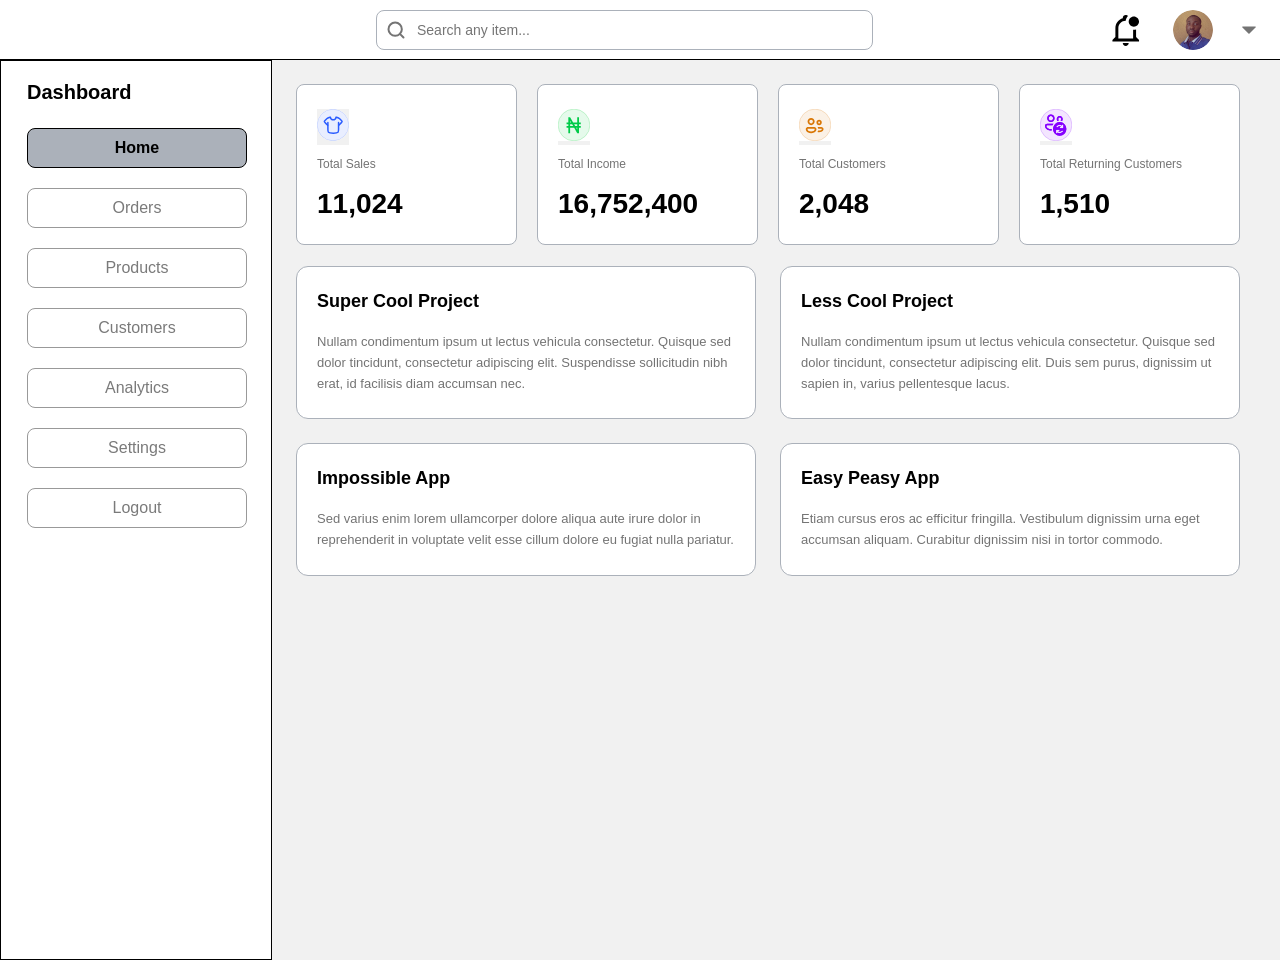
<file: index.html>
<!doctype html>
<html lang="en">
  <head>
    <title>Admin Dashboard</title>
    <link rel="stylesheet" href="src/css/style.css" />
  </head>
</html>

<body>
  <div class="left-navigation">
    <h1 class="dashboard">Dashboard</h1>
    <button class="active-button">Home</button>
    <button class="inactive-button">Orders</button>
    <button class="inactive-button">Products</button>
    <button class="inactive-button">Customers</button>
    <button class="inactive-button">Analytics</button>
    <button class="inactive-button">Settings</button>
    <button class="inactive-button">Logout</button>
  </div>
  <header class="header">
    <div class="search-container">
      <div class="search-box">
        <img id="search" src="src/assets/search.svg" alt="" />
        <input
          class="search-input"
          type="text"
          placeholder="Search any item..."
        />
      </div>
    </div>
    <div class="header-right">
      <div class="notification-icon">
        <img id="bell" src="src/assets/bell.svg" alt="" />
      </div>

      <div class="profile-dropdown">
        <div class="profile-image">
          <img src="src/assets/profile-image.png" alt="Profile" />
        </div>
        <img id="dropdown" src="src/assets/dropdown.svg" alt="" />
      </div>
    </div>
  </header>

  <div class="main-content">
    <div class="metrics-container">
      <div class="metric-card">
        <div class="metric-header">
          <div><img id="sales" src="src/assets/sales.svg" alt="" /></div>
        </div>
        <div class="metric-label">Total Sales</div>
        <div class="metric-value">11,024</div>
      </div>

      <div class="metric-card">
        <div class="metric-header">
          <div><img id="income" src="src/assets/income.svg" alt="" /></div>
        </div>
        <div class="metric-label">Total Income</div>
        <div class="metric-value">16,752,400</div>
      </div>

      <div class="metric-card">
        <div class="metric-header">
          <div>
            <img id="customers" src="src/assets/customers.svg" alt="" />
          </div>
        </div>
        <div class="metric-label">Total Customers</div>
        <div class="metric-value">2,048</div>
      </div>

      <div class="metric-card">
        <div class="metric-header">
          <div>
            <img
              id="returning-customers"
              src="src/assets/returning-customers.svg"
              alt=""
            />
          </div>
        </div>
        <div class="metric-label">Total Returning Customers</div>
        <div class="metric-value">1,510</div>
      </div>
    </div>
  </div>

  <div class="projects-section">
    <div class="projects-grid">
      <div class="project-card">
        <h3 class="project-title">Super Cool Project</h3>
        <p class="project-description">
          Nullam condimentum ipsum ut lectus vehicula consectetur. Quisque sed
          dolor tincidunt, consectetur adipiscing elit. Suspendisse sollicitudin
          nibh erat, id facilisis diam accumsan nec.
        </p>
      </div>

      <div class="project-card">
        <h3 class="project-title">Less Cool Project</h3>
        <p class="project-description">
          Nullam condimentum ipsum ut lectus vehicula consectetur. Quisque sed
          dolor tincidunt, consectetur adipiscing elit. Duis sem purus,
          dignissim ut sapien in, varius pellentesque lacus.
        </p>
      </div>

      <div class="project-card">
        <h3 class="project-title">Impossible App</h3>
        <p class="project-description">
          Sed varius enim lorem ullamcorper dolore aliqua aute irure dolor in
          reprehenderit in voluptate velit esse cillum dolore eu fugiat nulla
          pariatur.
        </p>
      </div>

      <div class="project-card">
        <h3 class="project-title">Easy Peasy App</h3>
        <p class="project-description">
          Etiam cursus eros ac efficitur fringilla. Vestibulum dignissim urna
          eget accumsan aliquam. Curabitur dignissim nisi in tortor commodo.
        </p>
      </div>
    </div>
  </div>
</body>
</file>
<file: src/css/style.css>
* {
  margin: 0;
  padding: 0;
  box-sizing: border-box;
  background-color: #f1f1f1;
}

body {
  font-family: Arial, sans-serif;
  height: 100vh;
  overflow: hidden;
}

.left-navigation {
  background-color: #ffffff;
  height: 100vh;
  width: 272px;
  border: 1px solid #000000;
  padding: 20px 26px;
  position: relative;
  top: 60px;
  box-sizing: border-box;
}

.dashboard {
  font-size: 20px;
  font-weight: bold;
  color: #000000;
  background-color: #ffffff;
  margin-bottom: 24px;
}

.active-button {
  font-size: 16px;
  font-weight: 600;
  background-color: #abb1ba;
  color: #000000;
  height: 40px;
  width: 220px;
  border: 1px solid #000000;
  border-radius: 8px;
  display: flex;
  justify-content: center;
  align-items: center;
  margin-bottom: 20px;
  cursor: pointer;
}

.inactive-button {
  font-size: 16px;
  background-color: white;
  color: #7a7a7a;
  padding: 10px 24px;
  height: 40px;
  width: 220px;
  border: 1px solid #999999;
  border-radius: 8px;
  display: flex;
  justify-content: center;
  align-items: center;
  margin-bottom: 20px;
  cursor: pointer;
}

.header {
  background-color: #ffffff;
  height: 60px;
  display: flex;
  align-items: center;
  justify-content: space-between;
  padding: 0 40px;
  border-bottom: 1px solid #000000;
  position: fixed;
  top: 0px;
  left: 0;
  right: 0;
}

.search-container {
  flex: 1;
  max-width: 540px;
  margin: 0 40px;
  background-color: #ffffff;
}

.search-box {
  position: relative;
  left: 296px;
  width: 100%;
  background-color: #ffffff;
}

#search {
  position: absolute;
  left: 10px;
  top: 20px;
  transform: translateY(-50%);
  color: #747474;
  background-color: #ffffff;
}

.search-input {
  width: 497px;
  height: 40px;
  padding: 0 15px 0 40px;
  border: 1px solid #abb1ba;
  border-radius: 8px;
  background-color: #ffffff;
  font-size: 14px;
}

.header-right {
  display: flex;
  align-items: center;
  gap: 24px;
  width: 132px;
  background-color: #ffffff;
}

.notification-icon {
  position: relative;
  cursor: pointer;
  background-color: #ffffff;
}

#bell {
  width: 36px;
  height: 36px;
  background-color: #ffffff;
  display: flex;
  font-size: 18px;
}

.profile-dropdown {
  display: flex;
  align-items: center;
  gap: 24px;
  cursor: pointer;
  padding: 5px 10px 5px 5px;
  background-color: #ffffff;
}

.profile-image {
  width: 40px;
  height: 40px;
  border-radius: 50%;
  display: flex;
  align-items: center;
  justify-content: center;
  overflow: hidden;
}

.profile-image img {
  width: 40px;
  height: 40px;
}

#dropdown {
  background-color: #ffffff;
  height: 24px;
  width: 24px;
}

.main-content {
  position: absolute;
  top: 84px;
  left: 296px;
  right: 40px;
  gap: 24px;
}

.metrics-container {
  display: flex;
  gap: 20px;
  max-width: 100%;
  justify-content: space-between;
}

.metric-card {
  background-color: white;
  border-radius: 8px;
  padding: 24px 20px;
  border: 0.1px solid #abb1ba;
  display: flex;
  flex-direction: column;
  gap: 12px;
  width: 257px;
  justify-content: space-between;
}

.metric-header {
  display: flex;
  align-items: center;
  gap: 10px;
  background-color: #ffffff;
}

.metric-icon {
  width: 32px;
  height: 32px;
  display: flex;
  align-items: center;
  justify-content: center;
  background-color: #ffffff;
}

#sales {
  width: 32px;
  height: 32px;
  background-color: #ffffff;
  border-radius: 50%;
}

#income {
  width: 32px;
  height: 32px;
  background-color: #ffffff;
}

#customers {
  width: 32px;
  height: 32px;
  background-color: #ffffff;
}

#returning-customers {
  width: 32px;
  height: 32px;
  background-color: #ffffff;
}

.metric-label {
  font-size: 12px;
  color: #747474;
  font-weight: 500;
  background-color: #ffffff;
}

.metric-value {
  font-size: 28px;
  font-weight: 700;
  color: #000000;
  margin-top: 5px;
  background-color: #ffffff;
}

.projects-section {
  position: absolute;
  top: 266px;
  left: 296px;
  right: 40px;
}

.projects-grid {
  display: grid;
  grid-template-columns: repeat(2, 1fr);
  gap: 24px;
}

.project-card {
  background-color: #ffffff;
  border-radius: 12px;
  padding: 24px 20px;
  display: flex;
  flex-direction: column;
  gap: 12px;
  border: 0.1px solid #abb1ba;
}

.project-title {
  font-size: 18px;
  font-weight: 700;
  color: #000000;
  background-color: #ffffff;
  margin-bottom: 8px;
}

.project-description {
  font-size: 13px;
  color: #747474;
  background-color: #ffffff;
  line-height: 1.6;
}
</file>
